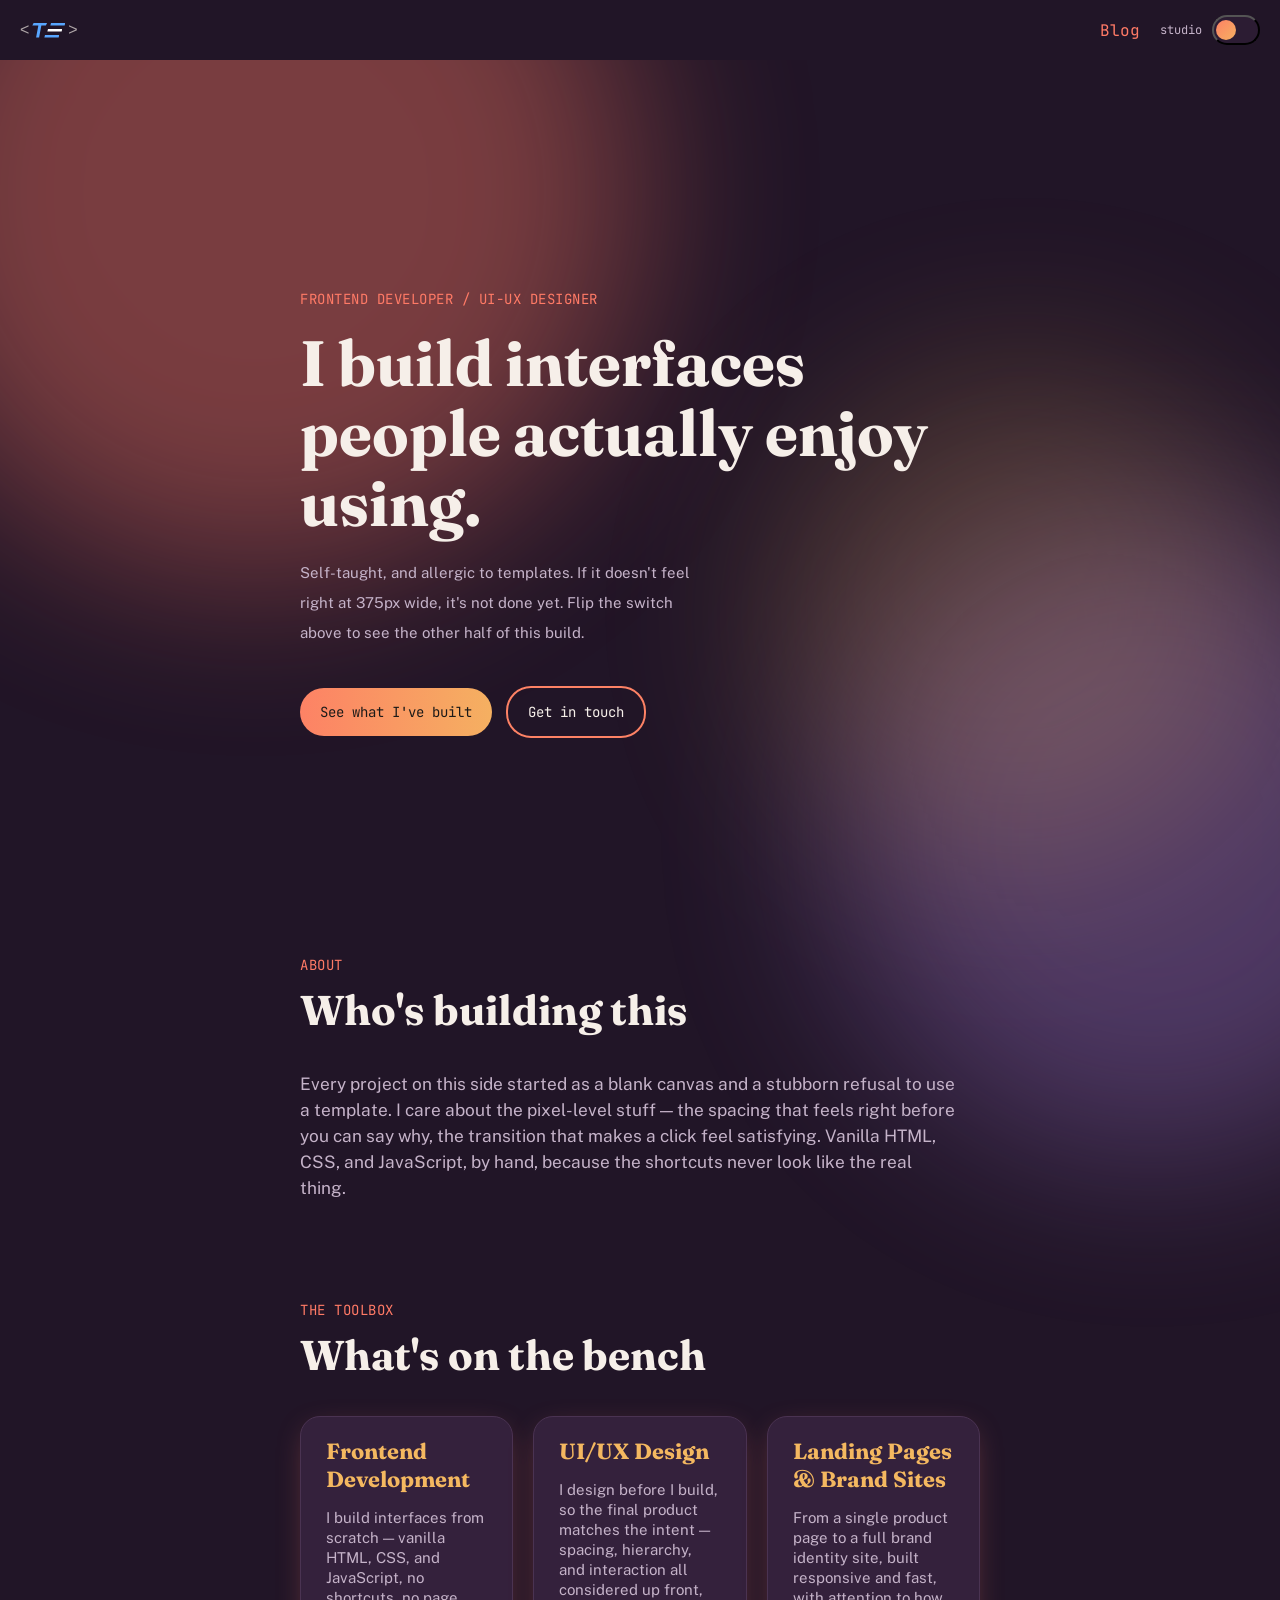
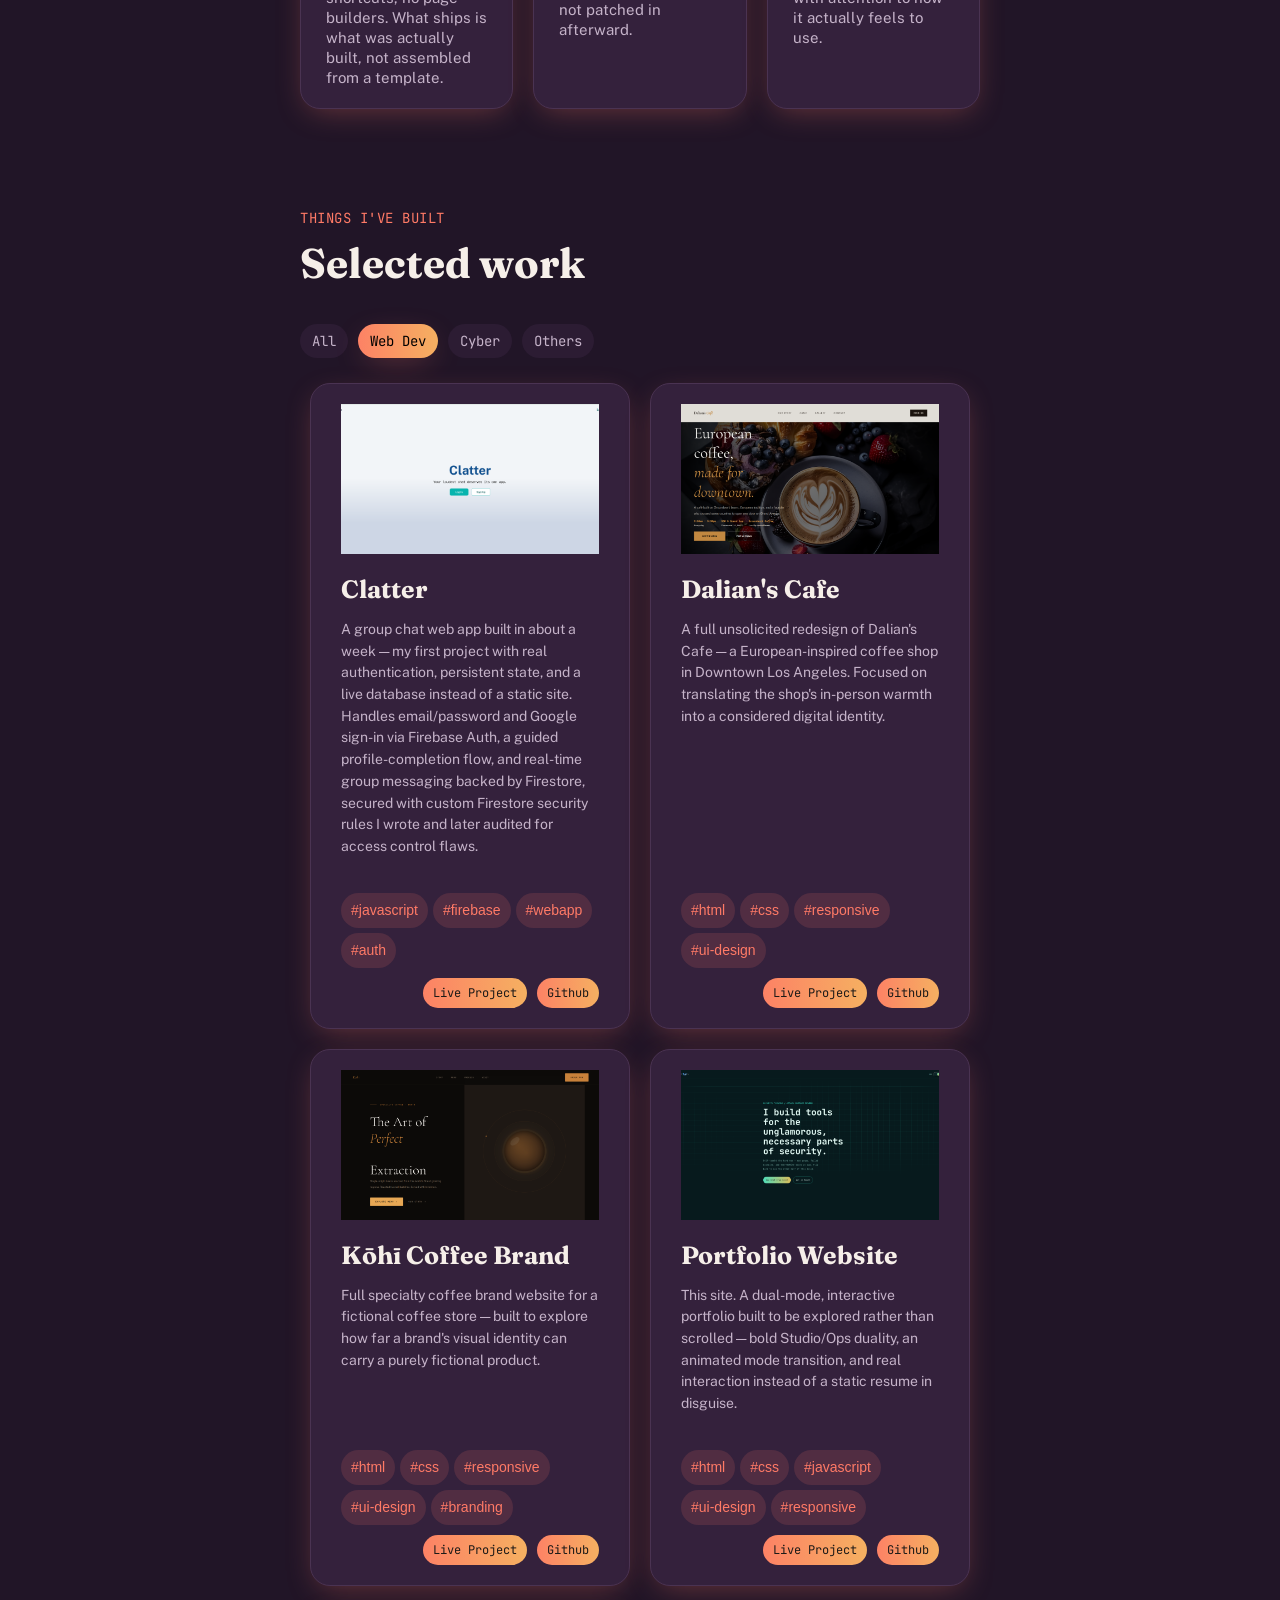
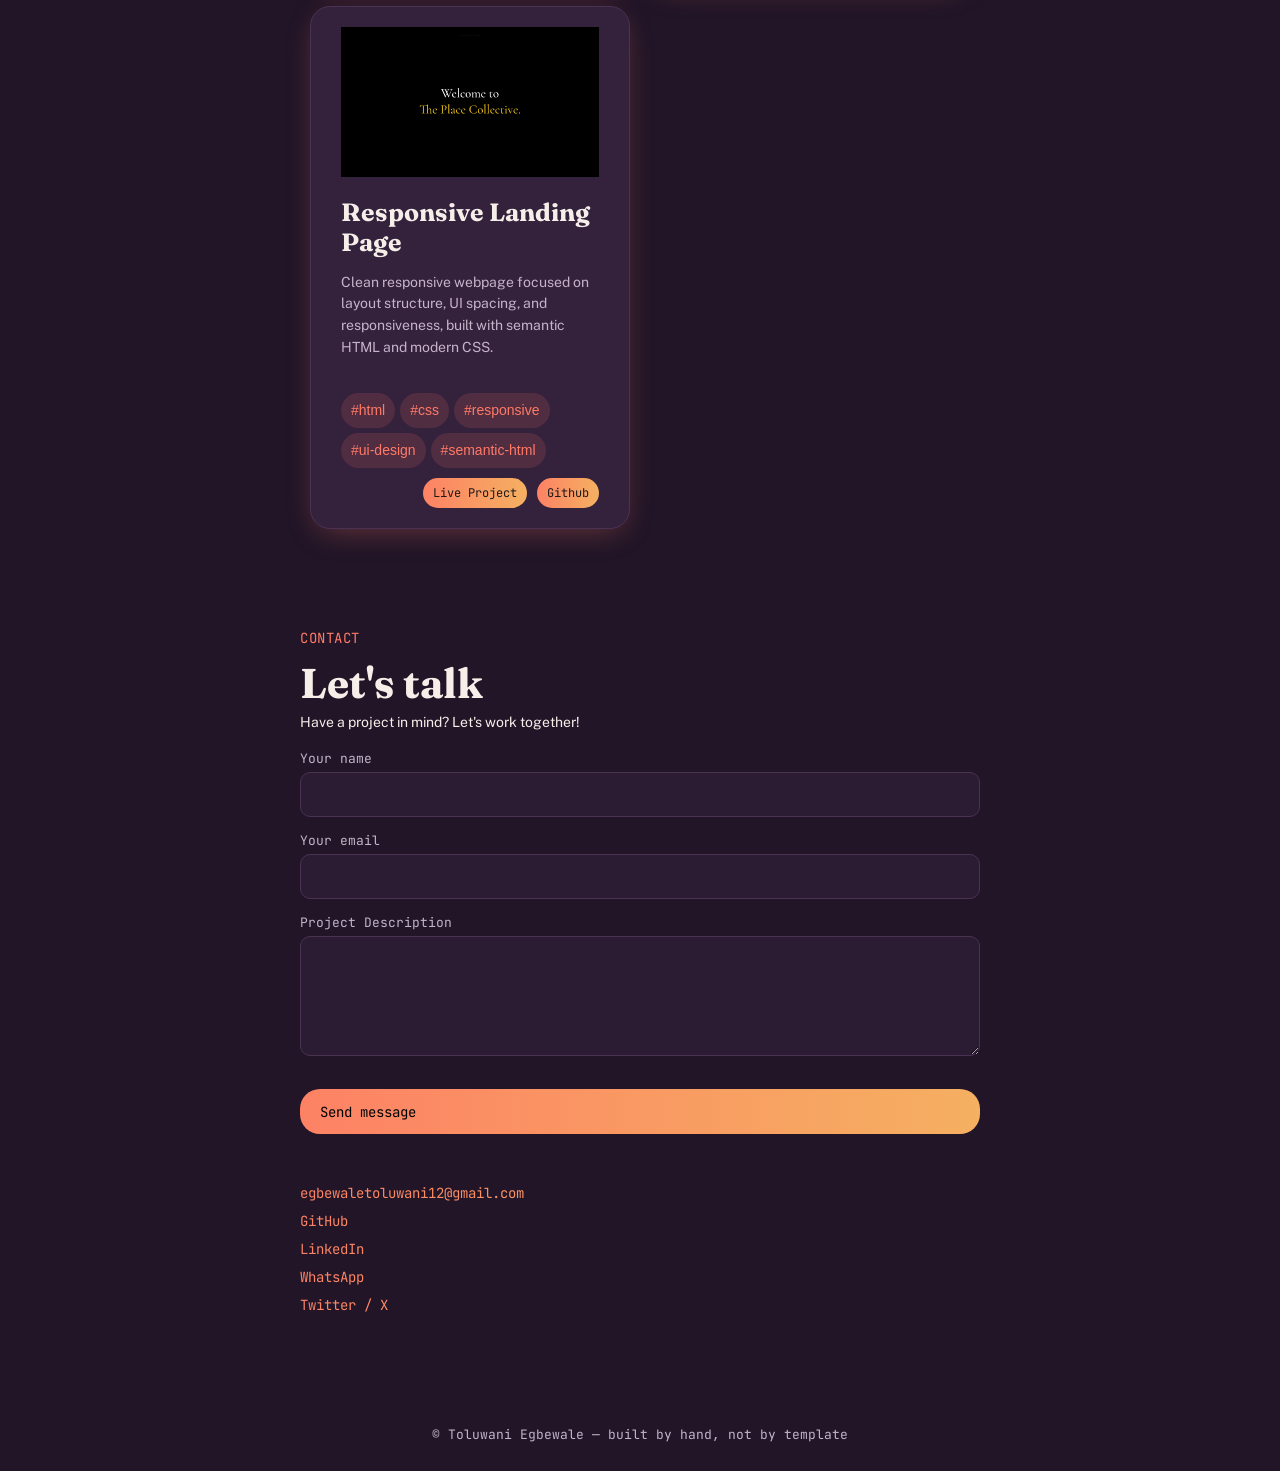
<file: index.html>
<!DOCTYPE html>
<html lang="en" data-mode="studio">
<head>
    <meta charset="UTF-8">
    <meta name="viewport" content="width=device-width, initial-scale=1.0">
    <title>Egbewale Toluwani</title>
    <link rel="shortcut icon" href="assets/img/photo_2026-06-14_12-41-26.jpg" type="image/x-icon">
    <link rel="stylesheet" href="css/theme.css">
    <link rel="stylesheet" href="css/main.css">
    <link rel="preconnect" href="https://fonts.googleapis.com">
    <link rel="preconnect" href="https://fonts.gstatic.com" crossorigin>
    <link href="https://fonts.googleapis.com/css2?family=JetBrains+Mono:ital,wght@0,100..800;1,100..800&display=swap" rel="stylesheet">
    <link href="https://fonts.googleapis.com/css2?family=Fraunces:ital,opsz,wght@0,9..144,100..900;1,9..144,100..900&display=swap" rel="stylesheet">
    <link href="https://fonts.googleapis.com/css2?family=Public+Sans:ital,wght@0,100..900;1,100..900&display=swap" rel="stylesheet">
</head>
<body>
    <div class="bg-decor" aria-hidden="true">
        <span class="blob blob-1"></span>
        <span class="blob blob-2"></span>
        <span class="blob blob-3"></span>
        <span class="grid-overlay"></span>
        <span class="scan-line"></span>
    </div>

    <div class="mode-transition" id="mode-transition"></div>

    <header>
            <div id="logo" class="logo">
                &lt; <div class="logo-t"></div><div class="logo-e"><div class="logo-e-line"></div><div class="logo-e-line"></div><div class="logo-e-line"></div></div>&gt;
            </div>
        <div class="mode-toggle">
            <a href="blog.html">Blog</a>
            <span id="mode-label">studio</span>
            <button id="switchMode"></button>
        </div>
    </header>


    <section id="hero">
        <span id="hero-eyebrow" class="eyebrow"></span>
        <h1 id="hero-line"></h1>
        <p id="hero-lead"></p>
        <div class="hero-buttons">
            <a href="#projects"><button>See what I've built</button></a>
            <a href="#contact"><button>Get in touch</button></a>
        </div>
    </section>


    <section id="about" data-reveal>
        <span class="eyebrow">ABOUT</span>
        <h2 class="heading">Who's building this</h2>
        <p id="about-bio" data-reveal></p>
    </section>


    <section id="toolbox" data-reveal>
        <span class="eyebrow">THE TOOLBOX</span>
        <h2 id="bring-heading" class="heading"></h2>
        <div id="roles-grid" data-reveal></div>
    </section>


    <section id="projects" data-reveal>
        <span class="eyebrow">THINGS I'VE BUILT</span>
        <h2 class="heading">Selected work</h2>
        <div class="filter-row">
            <button class="filter-chip" data-filter="all">All</button>
            <button class="filter-chip" data-filter="webdev">Web Dev</button>
            <button class="filter-chip" data-filter="cyber">Cyber</button>
            <button class="filter-chip" data-filter="others">Others</button>
        </div>
        <div id="projects-grid"></div>
    </section>


    <section id="contact" data-reveal>
        <span class="eyebrow">CONTACT</span>
        <h2 class="heading">Let's talk</h2>
        <p>Have a project in mind? Let's work together!</p>
        <div id="contact-body">
            <form id="form">
                <p>Your name</p>
                <input type="text" name="name" required>
                <p>Your email</p>
                <input type="email" name="email" id="" required>
                <p>Project Description</p>
                <textarea name="message" id="" required></textarea>
                <br>
                <button id="submitFormButton" type="submit">Send message</button>
                <p id="formSent"></p>
            </form>
            <div class="links" style="display: flex; flex-direction: column;">
                <a href="mailto:egbewaletoluwani12@gmail.com">egbewaletoluwani12@gmail.com</a>
                <a href="https://github.com/EgbewaleToluwani">GitHub</a>
                <a href="https://www.linkedin.com/in/toluwani-egbewale-62b331400">LinkedIn</a>
                <a href="https://wa.me/2348104791861">WhatsApp</a>
                <a href="https://x.com/toluegbewale">Twitter / X</a>
            </div>
        </div>
    </section>

    <footer class="site-footer">© Toluwani Egbewale — built by hand, not by template</footer>


    <script src="js/data/projects.js"></script>
    <script src="js/data/roles.js"></script>
    <script src="js/data/copy.js"></script>
    <script src="js/main.js"></script>
</body>
</html>
</file>
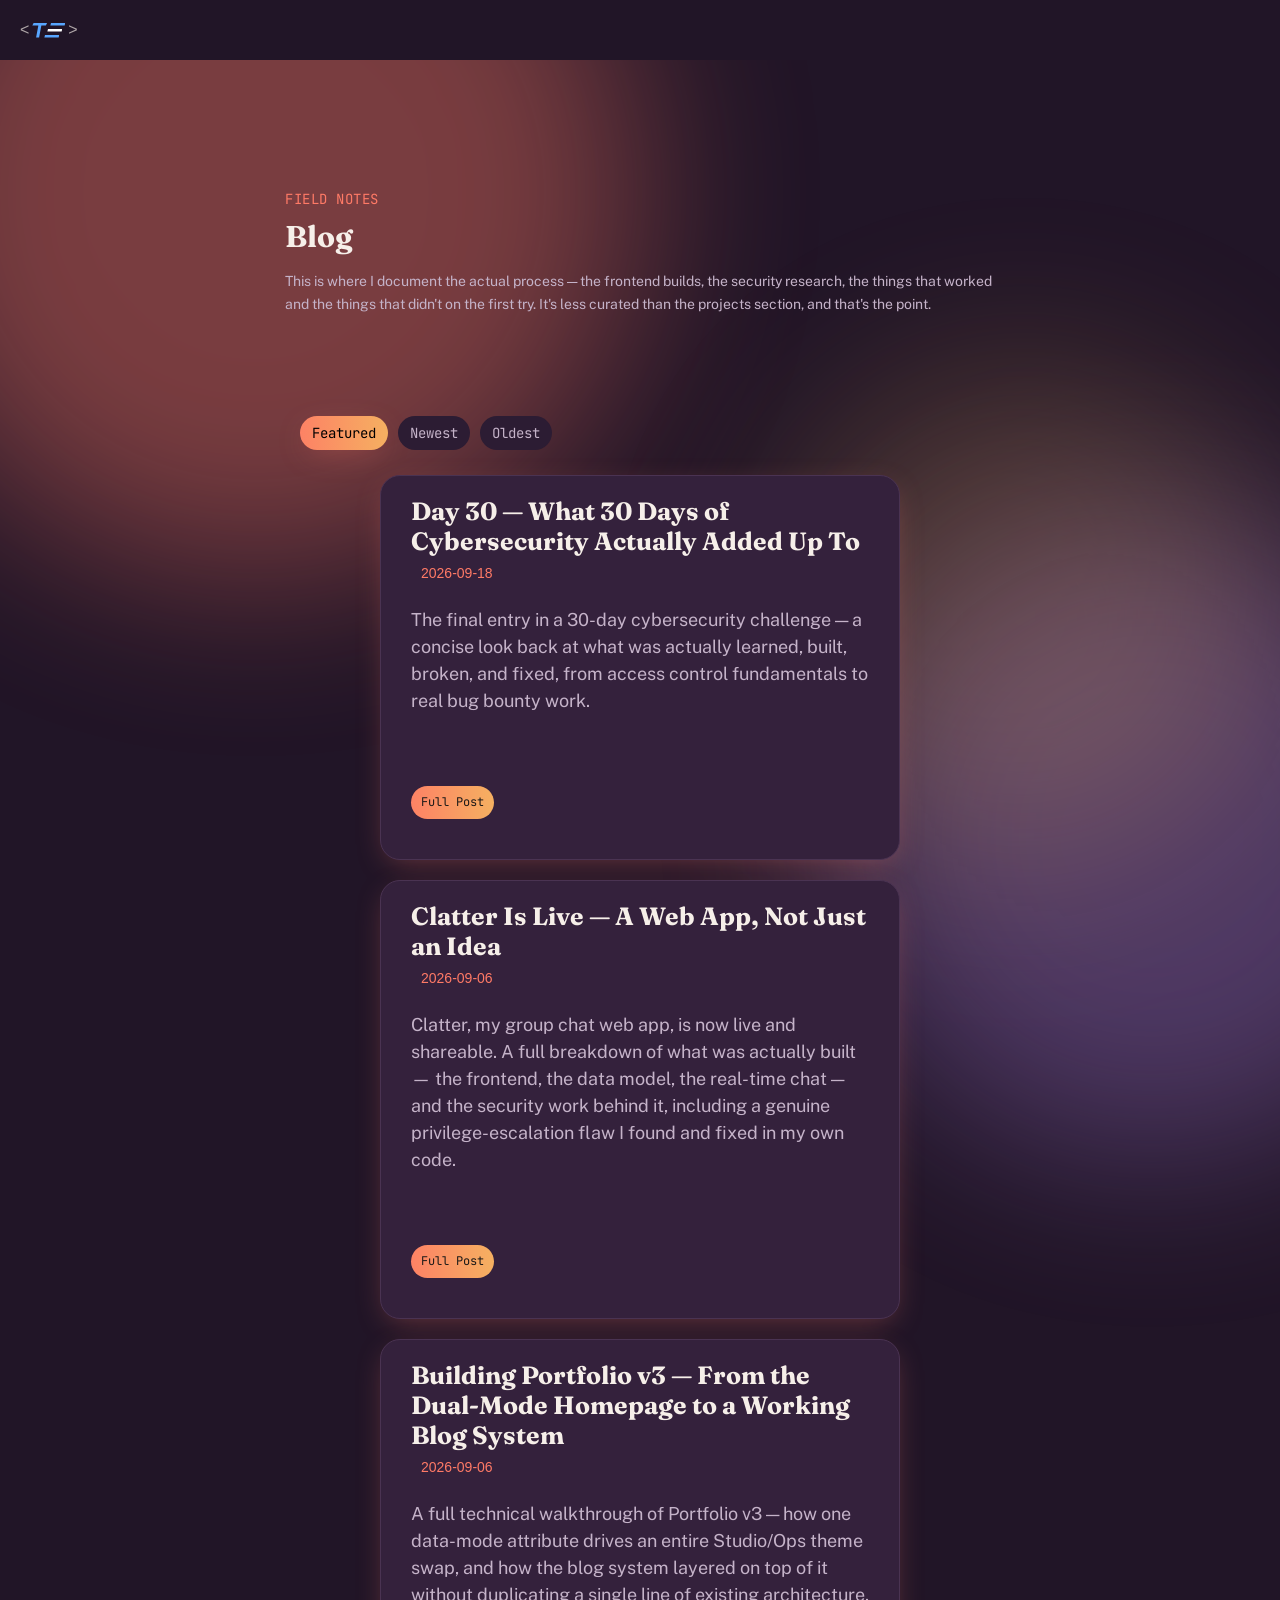
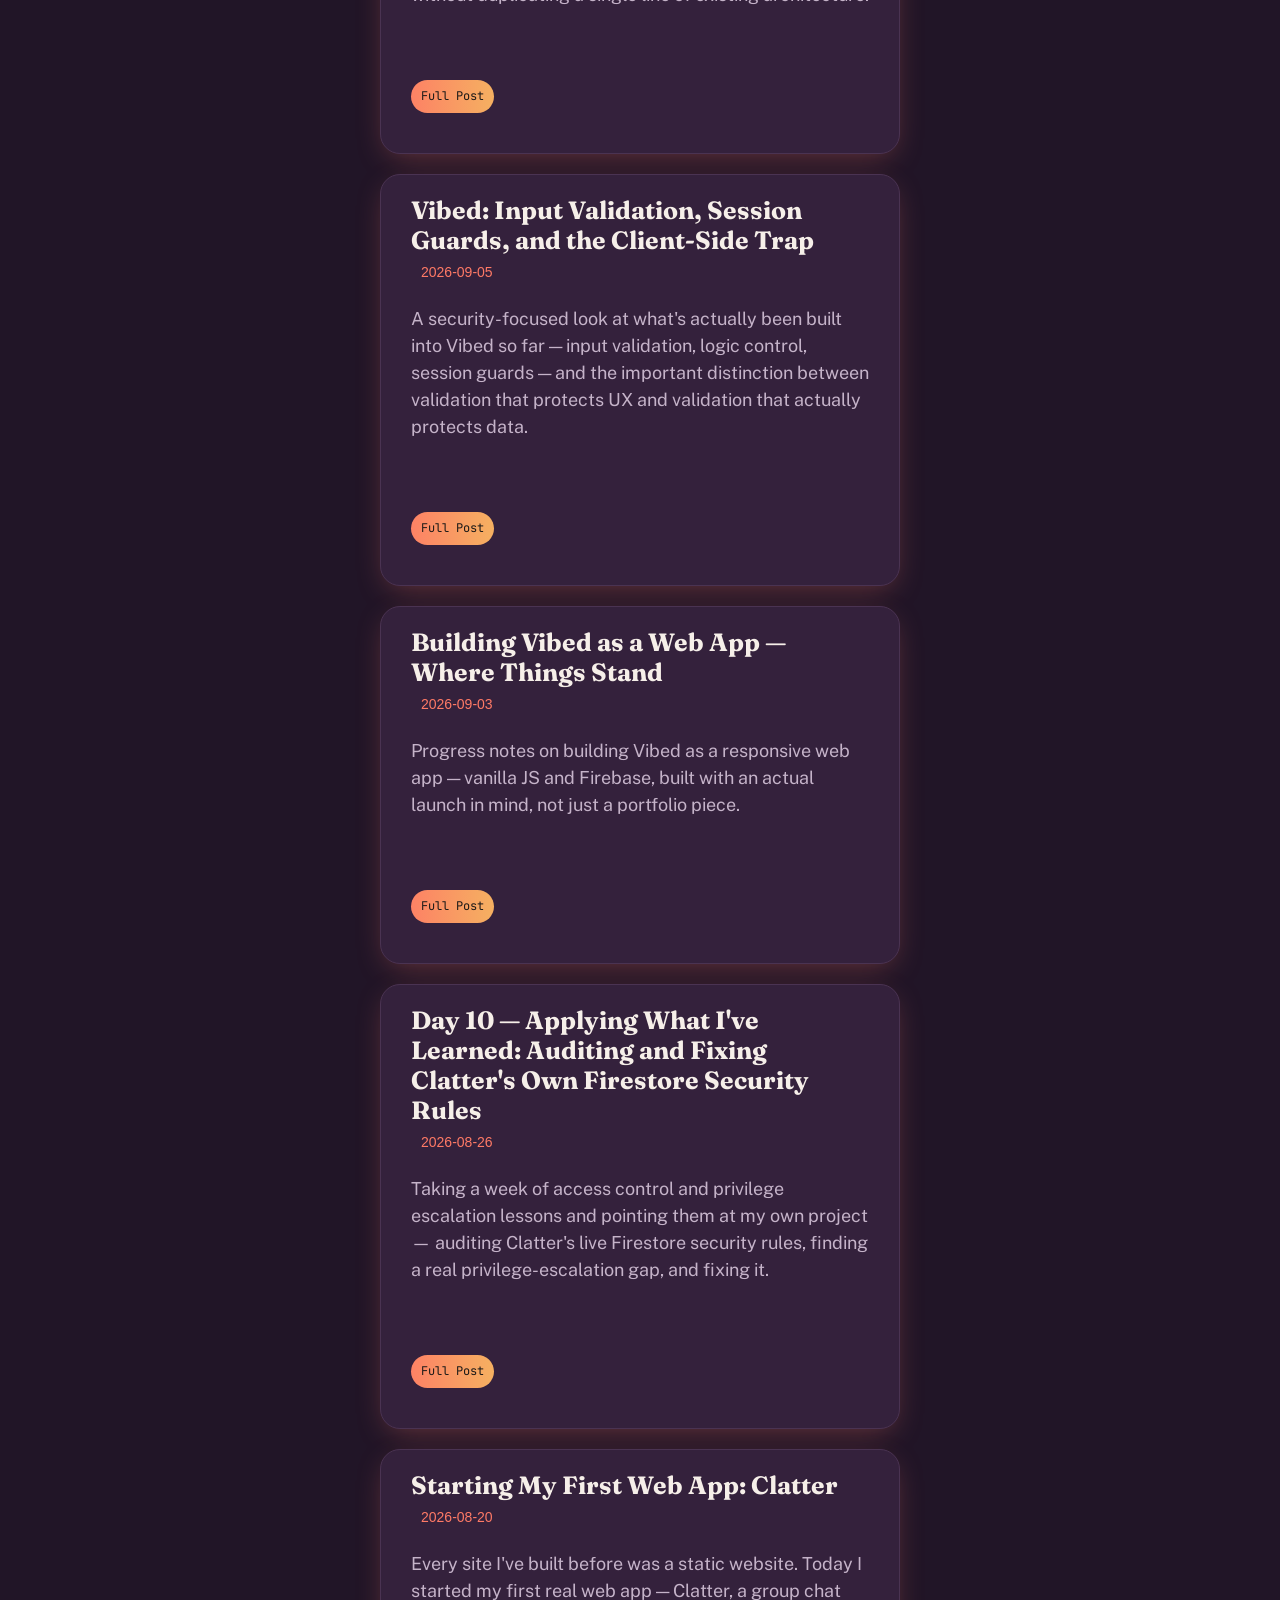
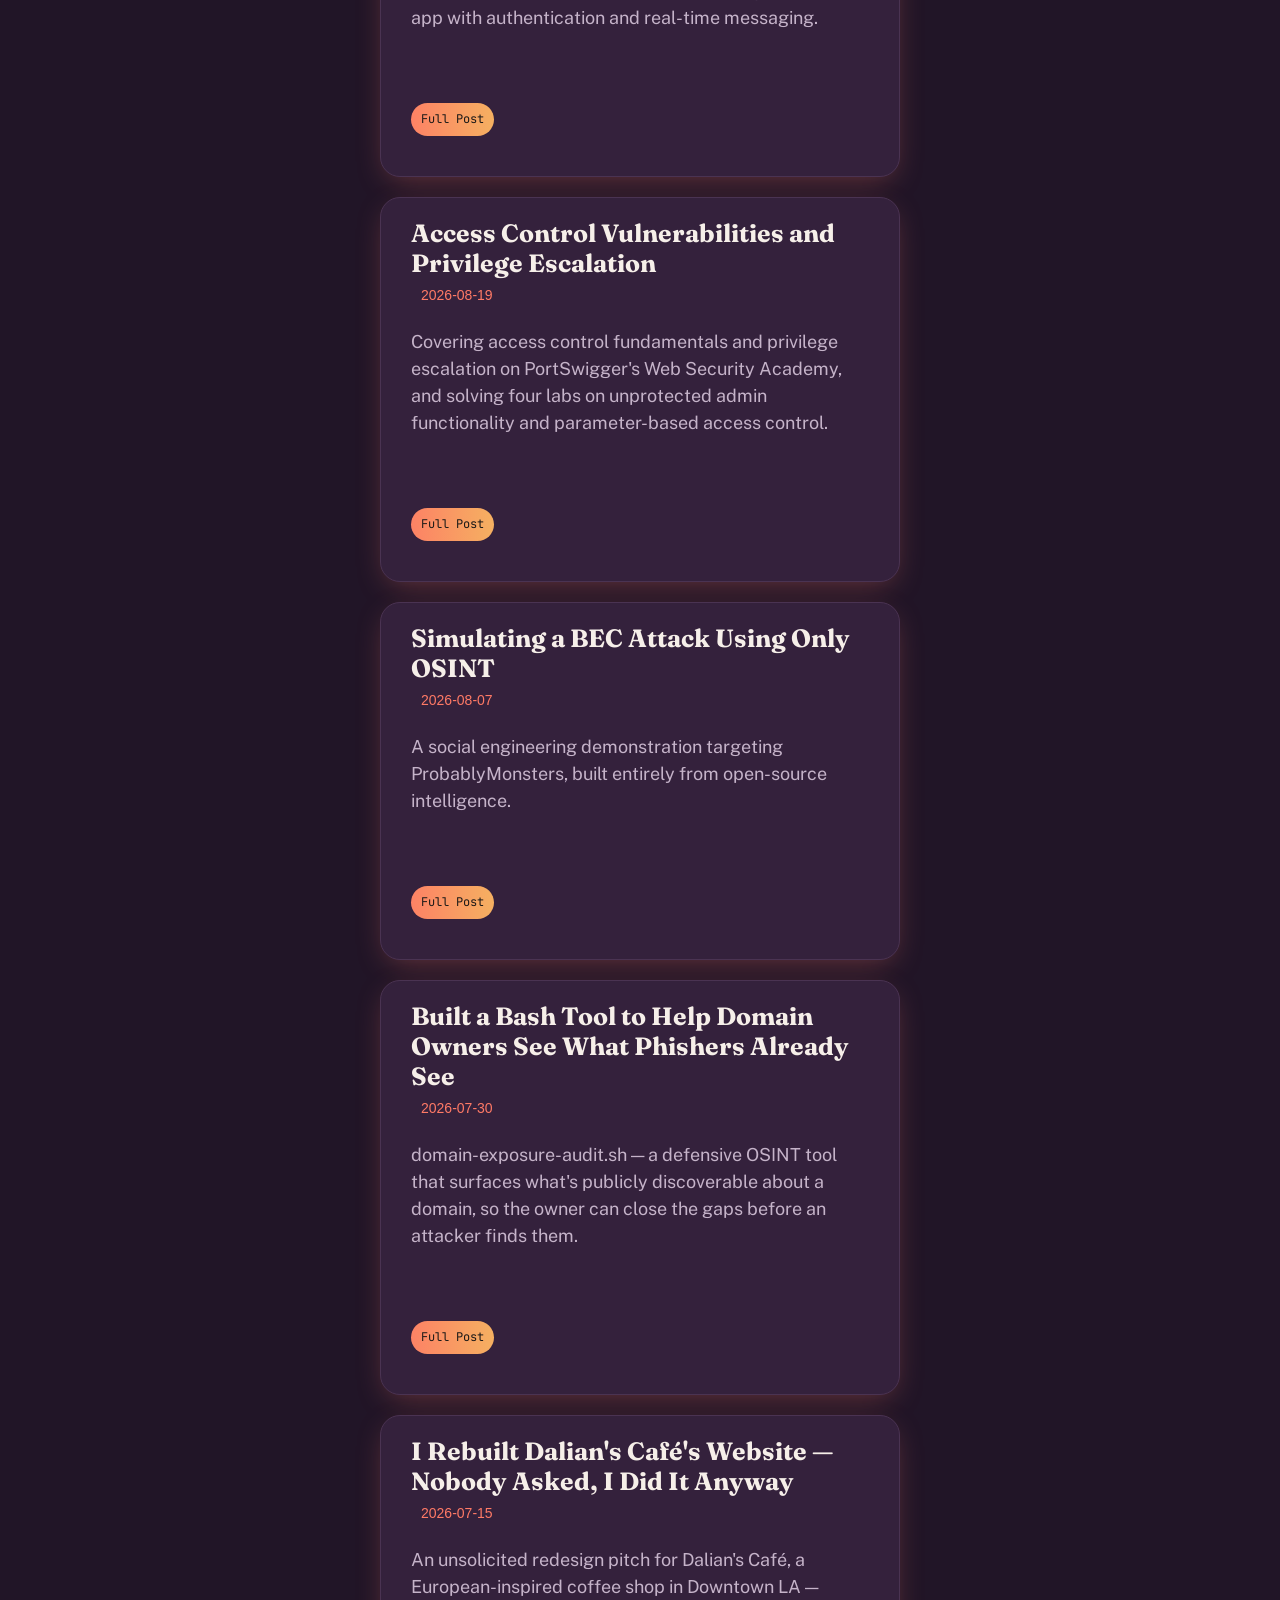
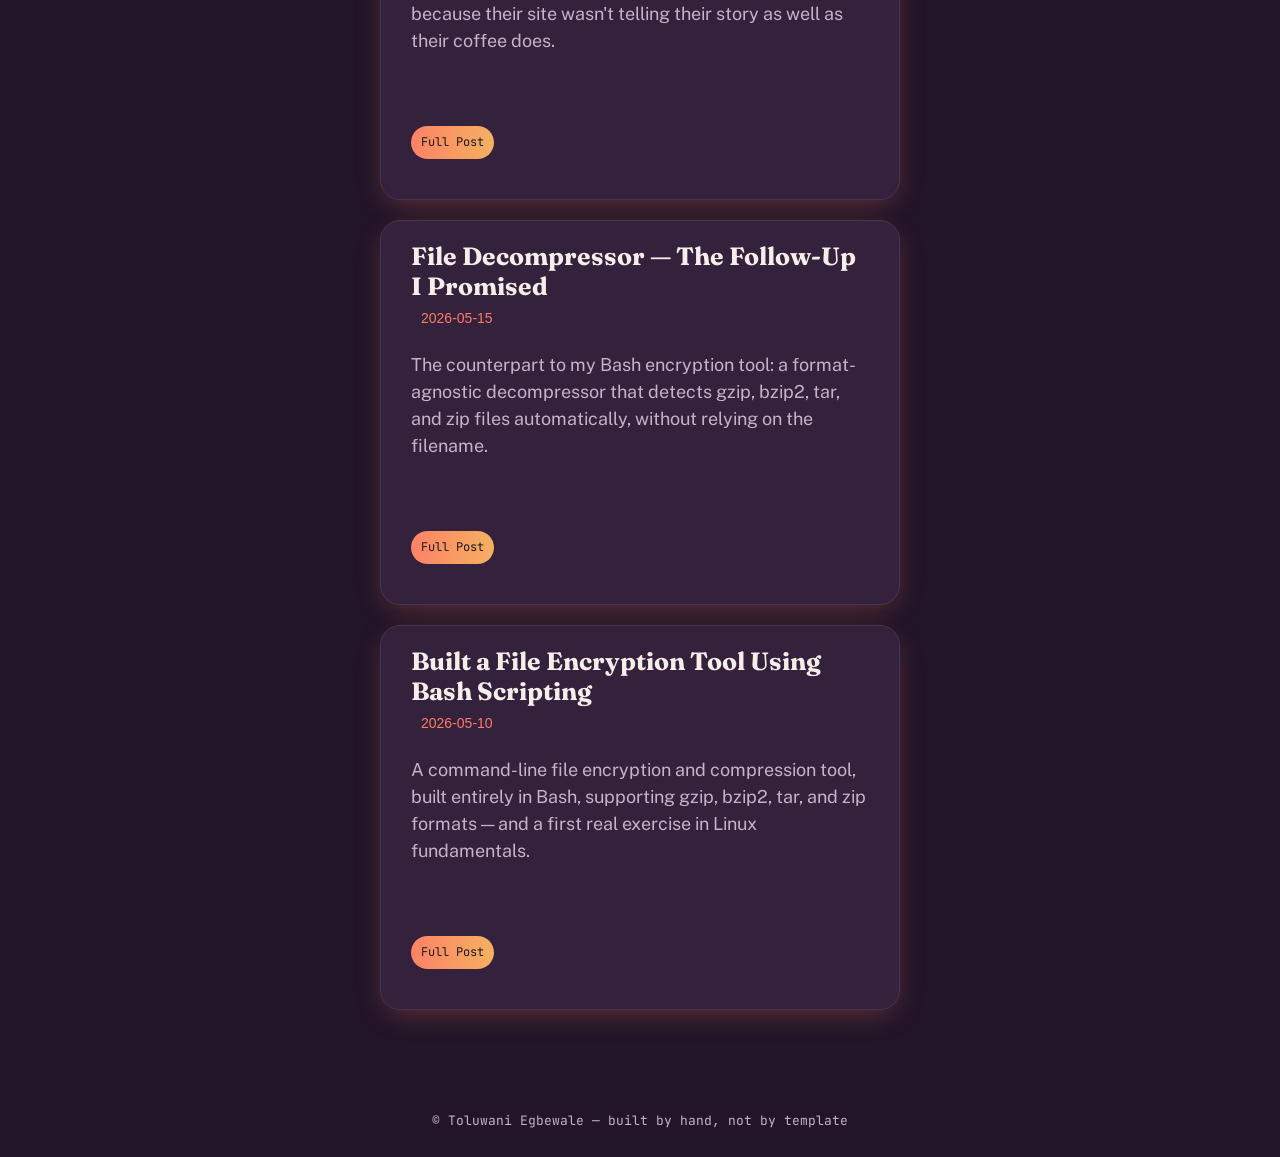
<file: blog.html>
<!DOCTYPE html>
<html lang="en" data-mode="studio">
<head>
    <meta charset="UTF-8">
    <meta name="viewport" content="width=device-width, initial-scale=1.0">
    <title>Blog - Egbewale Toluwani</title>
    <link rel="shortcut icon" href="assets/img/photo_2026-06-14_12-41-26.jpg" type="image/x-icon">
    <link rel="stylesheet" href="css/theme.css">
    <link rel="stylesheet" href="css/main.css">
    <link rel="stylesheet" href="css/blog.css">
    <link rel="preconnect" href="https://fonts.googleapis.com">
    <link rel="preconnect" href="https://fonts.gstatic.com" crossorigin>
    <link href="https://fonts.googleapis.com/css2?family=JetBrains+Mono:ital,wght@0,100..800;1,100..800&display=swap" rel="stylesheet">
    <link href="https://fonts.googleapis.com/css2?family=Fraunces:ital,opsz,wght@0,9..144,100..900;1,9..144,100..900&display=swap" rel="stylesheet">
    <link href="https://fonts.googleapis.com/css2?family=Public+Sans:ital,wght@0,100..900;1,100..900&display=swap" rel="stylesheet">
</head>
<body>
    <div class="bg-decor" aria-hidden="true">
        <span class="blob blob-1"></span>
        <span class="blob blob-2"></span>
        <span class="blob blob-3"></span>
        <span class="grid-overlay"></span>
        <span class="scan-line"></span>
    </div>

    <header>
        <a href="index.html">
            <div id="logo" class="logo">
                    &lt; <div class="logo-t"></div><div class="logo-e"><div class="logo-e-line"></div><div class="logo-e-line"></div><div class="logo-e-line"></div></div>&gt;
                </div>
        </a>
    </header>

    <section id="blog-hero">
        <span class="eyebrow">FIELD NOTES</span>
        <h1 class="heading">Blog</h1>
        <p>This is where I document the actual process — the frontend builds, the security research, the things that worked and the things that didn't on the first try. It's less curated than the projects section, and that's the point.</p>
    </section>


    <section id="blog-list">
        <div class="filter-row">
            <button class="filter-chip" data-filter="featured">Featured</button>
            <button class="filter-chip" data-filter="newest">Newest</button>
            <button class="filter-chip" data-filter="oldest">Oldest</button>
        </div>

        <div id="posts-grid"></div>
    </section>
    
     <footer class="site-footer">© Toluwani Egbewale — built by hand, not by template</footer>

  <script src="js/data/posts.js"></script>
  <script src="js/blog.js"></script>
</body>
</html>
</file>
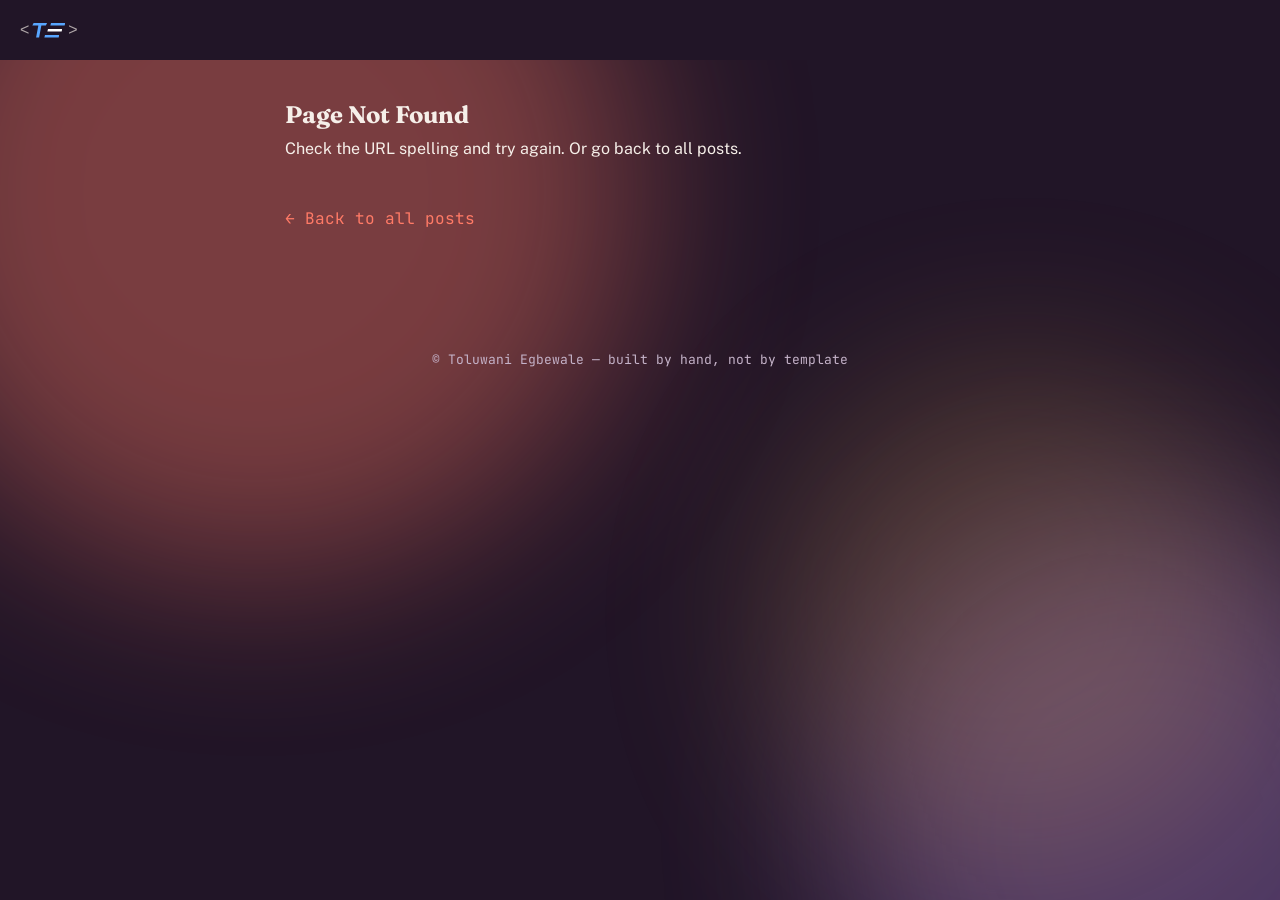
<file: post.html>
<!DOCTYPE html>
<html lang="en" data-mode="studio">
<head>
    <meta charset="UTF-8">
    <meta name="viewport" content="width=device-width, initial-scale=1.0">
    <title>Blog Post - Egbewale Toluwani</title>
    <link rel="shortcut icon" href="assets/img/photo_2026-06-14_12-41-26.jpg" type="image/x-icon">
    <link rel="stylesheet" href="css/theme.css">
    <link rel="stylesheet" href="css/main.css">
    <link rel="stylesheet" href="css/blog.css">
    <link rel="stylesheet" href="css/post.css">
    <link rel="preconnect" href="https://fonts.googleapis.com">
    <link rel="preconnect" href="https://fonts.gstatic.com" crossorigin>
    <link href="https://fonts.googleapis.com/css2?family=JetBrains+Mono:ital,wght@0,100..800;1,100..800&display=swap" rel="stylesheet">
    <link href="https://fonts.googleapis.com/css2?family=Fraunces:ital,opsz,wght@0,9..144,100..900;1,9..144,100..900&display=swap" rel="stylesheet">
    <link href="https://fonts.googleapis.com/css2?family=Public+Sans:ital,wght@0,100..900;1,100..900&display=swap" rel="stylesheet">
</head>
<body>
    <div class="bg-decor" aria-hidden="true">
        <span class="blob blob-1"></span>
        <span class="blob blob-2"></span>
        <span class="blob blob-3"></span>
        <span class="grid-overlay"></span>
        <span class="scan-line"></span>
    </div>

    <header>
        <a href="index.html">
            <div id="logo" class="logo">
                    &lt; <div class="logo-t"></div><div class="logo-e"><div class="logo-e-line"></div><div class="logo-e-line"></div><div class="logo-e-line"></div></div>&gt;
                </div>
        </a>
    </header>

    <section id="post">
        <div id="page-not-found"></div>
        <a href="blog.html">← Back to all posts</a>
        <h1 id="post-title"></h1>
        <span id="post-date"></span>
        <div id="post-body">

        </div>
    </section>

    <footer class="site-footer">© Toluwani Egbewale — built by hand, not by template</footer>
    
    <script src="js/data/posts.js"></script>
    <script src="js/post.js"></script>
</body>
</html>
</file>
<file: css/theme.css>
:root[data-mode="studio"] {
    --bg: #211527;
    --text: #f6efe9;
    --accent: #ff7a66;
    --navborder: #774c8d90;
    --eyebrow: #FF7A66;
    --margin-top: 190px;
    --largeMargin-top: 290px;
    --heroLineSize: 41px;
    --heroLineFont: "Fraunces", serif;
    --heroLineLineHeight: 45px;
    --white: #F6EFE9;
    --heroLeadColor: #C5B3C9;
    --heroLeadFont: "Public Sans", sans-serif;
    --heroLeadSize: 14px;
    --projectsButton: #FD8265, #F5B061;
    --contactButtonBorder: #FD8265;
    --headingsFont:  "Fraunces", serif;
    --aboutBioColor: #C5B3C9;
    --aboutBioFont: "Public Sans", sans-serif;
    --aboutBioHeight: 26px;
    --roleCardBack: #34213C;
    --roleCardHead: "Fraunces", serif;
    --roleCardHeadC: #F4B860;
    --roleCardBody: "Public Sans", sans-serif;
    --roleCardBodyC: #C5B3C9;
    --filterChipBack: #2C1C33;
    --tagsBack: #512D42;
    --contactP: "Public Sans", sans-serif;
    --formTextColor: #C5B3C9;
    --formInputBack: #2C1C33;
    --footerColor: #C5B3C9;
    --cardBorder: #4A3352;
    --cardGlow: 0 8px 30px -8px rgba(255, 122, 102, 0.35);
    --switchGlow: 0 0 12px rgba(255, 122, 102, 0.45);
    --blob1: #ff7a66;
    --blob2: #b98cf0;
    --blob3: #f4b860;
}

:root[data-mode="ops"] {
    --bg: #071a1d;
    --text: #e4fbf5;
    --accent: #39e1c9;
    --navBorder: #39e1c826;
    --eyebrow: #39E1C9;
    --margin-top: 130px;
    --largeMargin-top: 230px;
    --heroLineSize: 41px;
    --heroLineFont: "JetBrains Mono", monospace;
    --heroLineLineHeight: 47px;
    --white: #E4FBF5;
    --heroLeadColor: #7FB8AE;
    --heroLeadFont: "JetBrains Mono", monospace;
    --heroLeadSize: 14px;
    --projectsButton: #50DCB9, #DABD5C;
    --contactButtonBorder: #185D57;
    --headingsFont:  "JetBrains Mono", monospace;
    --aboutBioColor: #7FB8AE;
    --aboutBioFont: "JetBrains Mono", monospace;
    --aboutBioHeight: 28px;
    --roleCardBack: #103038;
    --roleCardHead: "JetBrains Mono", monospace;
    --roleCardHeadC: #F2B84B;
    --roleCardBody: "JetBrains Mono", monospace;
    --roleCardBodyC: #7FB8AE;
    --filterChipBack: #0D262A;
    --tagsBack: #16484C;
    --contactP: "JetBrains Mono", monospace;
    --formTextColor: #7FB8AE;
    --formInputBack: #0D262A;
    --footerColor: #7FB8AE;
    --cardBorder: #1C4A4A;
    --cardGlow: 0 8px 30px -8px rgba(57, 225, 201, 0.35);
    --switchGlow: 0 0 12px rgba(57, 225, 201, 0.45);
    --gridLine: #1c4a4a;
    --scanColor: #39e1c9;
}

body {
    background: var(--bg);
    color: var(--text);
    font-family: sans-serif;
    transition: background 400ms ease, color 400ms ease;
}

/* 
F6EFE9
TNR
40px




*/
</file>
<file: css/main.css>
* {
    margin: 0;
    padding: 0;
    box-sizing: border-box;
}

html { scroll-behavior: smooth; }

body {
    background: var(--bg);
    color: var(--text);
    font-family: sans-serif;
    transition: background 400ms ease, color 400ms ease;
    overflow-x: hidden;
}

.bg-decor {
    position: fixed;
    inset: 0;
    pointer-events: none;
    z-index: 0;
}

.blob {
    border-radius: 50%;
    filter: blur(90px);
    position: absolute;
    opacity: .4;
}

:root[data-mode="studio"] .bg-decor .blob-1 {
    top: -15vw;
    left: -10vw;
    width: 60vw;
    height: 60vw;
    background: var(--blob1);
}

:root[data-mode="studio"] .bg-decor .blob-2 {
    bottom: -20vw;
    right: -15vw;
    width: 50vw;
    height: 50vw;
    background: var(--blob2);
    opacity: .3;
}

:root[data-mode="studio"] .bg-decor .blob-3 {
    top: 40vh;
    left: 60vw;
    width: 40vw;
    height: 40vw;
    background: var(--blob3);
    opacity: 0.2;
}

:root[data-mode="studio"] .grid-overlay {
    display: none;
}

:root[data-mode="studio"] .scan-line {
    display: none;
}

:root[data-mode="ops"] .blob {
    display: none;
}

:root[data-mode="ops"] .bg-decor .grid-overlay {
    background-image: 
        linear-gradient(var(--navBorder) 1px, transparent 1px),
        linear-gradient(90deg, var(--navBorder) 1px, transparent 1px);
    background-size: 40px 40px;
    position: absolute;
    top: 0;
    width: 100%;
    height: 70%;
    mask-image: radial-gradient(ellipse 100% 50% at 50% 55%, black 40%, transparent 100%);
}

:root[data-mode="ops"] .bg-decor .scan-line {
    position: absolute;
    left: 0;
    z-index: 0;
    right: 0;
    height: 3px;
    background: linear-gradient(90deg, transparent, #39e1c856 10%, #39e1c856 90%, transparent 100%);
    animation: scanLine 6s infinite linear;
}

@keyframes scanLine {
    from {
        top: -5%;
    }

    to {
        top: 105%;
    }
}


/* -------------------- header / logo -------------------- */
header {
    position: fixed;
    top: 0;
    left: 0;
    z-index: 10;
    width: 100%;
    height: 60px;
    padding: 0 20px;
    background: var(--bg);
    border-bottom: 1px solid var(--navBorder);
    backdrop-filter: blur(20px);
    display: flex;
    align-items: center;
    justify-content: space-between;
    color: #AEA5A7;
}

.logo { display: flex; align-items: center; }

.logo-t {
    margin-left: 3px;
    background: #58A6FF;
    height: 15px;
    width: 15px;
    clip-path: polygon(10% 0, 100% 0, 90% 20%, 60% 20%, 45% 100%, 25% 100%, 40% 20%, 0 20%);
}

.logo-e {
    display: flex;
    flex-direction: column;
    gap: 3px;
    margin-right: 3px;
}

.logo-e-line {
    background: #58A6FF;
    height: 3px;
    width: 15px;
    clip-path: polygon(5% 0, 100% 0, 95% 100%, 0 100%);
}

.logo-e-line:first-of-type { margin-left: 3px; }
.logo-e-line:nth-of-type(2) { margin-left: 0px; background: white; }
.logo-e-line:last-of-type { margin-left: -3px; }

#mode-label { display: none; }

.mode-toggle {
    display: flex;
    align-items: center;
    gap: 10px;
}

.mode-toggle a {
    text-decoration: none;
    color: var(--accent);
    font-family: "JetBrains Mono", monospace;
    margin-right: 10px;
}

#switchMode {
    position: relative;
    width: 48px;
    height: 30px;
    padding: 0;
    border-radius: 999px;
    /* border: none; */
    background: var(--filterChipBack);
}

#switchMode::after {
    content: '';
    position: absolute;
    top: 3px;
    left: 2px;
    width: 20px;
    height: 20px;
    border-radius: 50%;
    background: linear-gradient(135deg, var(--projectsButton));
    transition: transform 200ms ease;
}

#switchMode:hover {
    border-color: var(--accent);
    box-shadow: var(--switchGlow);
}

:root[data-mode="ops"] #switchMode::after {
    transform: translateX(22px);
}

/* -------------------- sections, general -------------------- */
section {
    padding: 0 25px;
    margin-bottom: 100px;
    position: relative;
    z-index: 1;
}

.eyebrow {
    display: block;
    color: var(--eyebrow);
    font-size: 12.6px;
    font-family: "JetBrains Mono", monospace;
    letter-spacing: 0.5px;
    margin-bottom: 10px;
}

.heading {
    font-family: var(--headingsFont);
    font-size: 30px;
    margin: 10px 0 35px;
    color: var(--white);
}

/* -------------------- hero -------------------- */
#hero {
    margin-top: var(--margin-top);
    margin-bottom: 130px;
    padding: 0 25px;
}

#hero-line {
    margin: 20px 0;
    color: var(--white);
    line-height: var(--heroLineLineHeight);
    font-size: var(--heroLineSize);
    font-family: var(--heroLineFont);
}

#hero-lead {
    color: var(--heroLeadColor);
    font-size: var(--heroLeadSize);
    font-family: var(--heroLeadFont);
    line-height: 23px;
    max-width: 46ch;
}

#hero a { display: inline-block; text-decoration: none; }

#hero button {
    padding: 15px 20px;
    border-radius: 25px;
    font-family: "JetBrains Mono", monospace;
    font-size: 14px;
    cursor: pointer;
}

#hero a:first-of-type button {
    background: linear-gradient(90deg, var(--projectsButton));
    border: none;
    margin: 20px 10px 10px 0;
    color: #1C1A18;
}

#hero a:first-of-type button:hover {
    box-shadow: var(--cardGlow);
}

#hero a:last-of-type button {
    border: 2px solid var(--contactButtonBorder);
    color: var(--white);
    background: transparent;
    transition: box-shadow 200ms ease;
}

#hero a:last-of-type button:hover {
    box-shadow: var(--switchGlow);
}

/* -------------------- about -------------------- */
#about-bio {
    color: var(--aboutBioColor);
    font-family: var(--aboutBioFont);
    line-height: var(--aboutBioHeight);
    max-width: 60ch;
}

/* -------------------- toolbox / roles -------------------- */
#roles-grid {
    display: grid;
    gap: 20px;
}

.role-card {
    background: var(--roleCardBack);
    padding: 20px 25px;
    border-radius: 20px;
    border: 1px solid var(--cardBorder);
    box-shadow: var(--cardGlow);
    transition: border-color 200ms ease, transform 200ms ease;
}

.role-card:hover {
    border-color: var(--accent);
    transform: translateY(-3px);
}

.role-card h2 {
    color: var(--roleCardHeadC);
    font-size: 22px;
    font-family: var(--roleCardHead);
    margin-bottom: 10px;
}

.role-card p {
    font-size: 14px;
    font-family: var(--roleCardBody);
    color: var(--roleCardBodyC);
    line-height: 20px;
}

/* -------------------- projects -------------------- */
.filter-row {
    display: flex;
    flex-wrap: wrap;
    gap: 10px;
    margin-bottom: 25px;
}

.filter-chip {
    padding: 8px 12px;
    border-radius: 25px;
    font-family: "JetBrains Mono", monospace;
    font-size: 14px;
    background: var(--filterChipBack);
    border: none;
    color: var(--roleCardBodyC);
    cursor: pointer;
    transition: border-color 200ms ease;
}

.filter-chip:hover { border-color: var(--accent); }

.filter-chip.active {
    background: linear-gradient(90deg, var(--projectsButton));
    border-color: transparent;
    color: black;
    box-shadow: var(--cardGlow);
}

#projects-grid {
    display: grid;
    gap: 20px;
}

.project-card {
    background: var(--roleCardBack);
    padding: 20px 25px;
    border-radius: 20px;
    border: 1px solid var(--cardBorder);
    box-shadow: var(--cardGlow);
    transition: border-color 200ms ease, transform 200ms ease;
    display: flex;
    flex-direction: column;
    height: 100%;
}

.project-card:hover {
    border-color: var(--accent);
    transform: translateY(-3px);
}

.projectImage {
    width: 100%;
    height: 150px;
    margin-bottom: 20px;
    overflow: hidden;
}

.image-preview {
    width: 100%;
    height: 100%;
    object-fit: cover;
    object-position: top;
}

.project-card h3 {
    color: var(--white);
    font-family: var(--roleCardHead);
    font-size: 22px;
}

.project-card p {
    color: var(--roleCardBodyC);
    font-family: var(--aboutBioFont);
    font-size: 14px;
    line-height: 1.55;
    margin-top: auto;
}

.projectTags{
    display: flex;
    flex-wrap: wrap;
    gap: 5px;
    margin-top: auto;
    padding-top: 15px;
    margin-bottom: 10px;
}

.project-card span {
    line-height: 35px;
    color: var(--accent);
    background: var(--tagsBack);
    padding: 0px 10px;
    border-radius: 20px;
    font-size: 14px;
}


.projectLinks a {
    background: linear-gradient(90deg, var(--projectsButton));
    border: none;
    padding: 7px 10px;
    border-radius: 25px;
    font-family: "JetBrains Mono", monospace;
    font-size: 12px;
    cursor: pointer;
    color: #1C1A18;
    text-decoration: none;
}

/* -------------------- contact -------------------- */
#contact h2 {
    margin-bottom: 0;
}

#contact > p {
    font-family: var(--contactP);
    color: var(--white);
    font-size: 14px;
    margin: 5px 0px 20px;
}


form { display: flex; flex-direction: column; }

form p {
    color: var(--formTextColor);
    font-size: 13px;
    font-family: "JetBrains Mono", monospace;
}

form input,
form textarea {
    width: 100%;
    border-radius: 10px;
    padding-left: 10px;
    margin: 5px 0 15px;
    background: var(--formInputBack);
    border: 1px solid var(--cardBorder);
    transition: border-color 200ms ease;
    color: var(--white);
    font-family: inherit;
    font-size: 14px;
}

form input:focus,
form textarea:focus {
    outline: none;
    border-color: var(--accent);
}

form input { height: 45px; }

form textarea {
    min-height: 120px;
    padding-top: 10px;
    resize: vertical;
}

form button {
    width: 100%;
    background: linear-gradient(90deg, var(--projectsButton));
    border: none;
    height: 45px;
    border-radius: 20px;
    text-align: start;
    padding-left: 20px;
    font-family: "JetBrains Mono", monospace;
    font-size: 14px;
    cursor: pointer;
    margin-bottom: 10px;
}

form button:hover {
    box-shadow: var(--cardGlow);
}

.links {
    margin-top: 40px;
    display: flex;
    flex-direction: column;
}

.links a {
    margin-bottom: 10px;
    background: linear-gradient(90deg, var(--projectsButton) 90%);
    -webkit-background-clip: text;
    -webkit-text-fill-color: transparent;
    text-decoration: none;
    font-family: "JetBrains Mono", monospace;
    font-size: 14px;
}

/* -------------------- footer -------------------- */
footer {
    color: var(--footerColor);
    font-family: "JetBrains Mono", monospace;
    font-size: 13px;
    text-align: center;
    line-height: 22px;
    padding-bottom: 25px;
    position: relative;
    z-index: 1;
}

/* -------------------- fade in -------------------- */
[data-reveal] {
    opacity: 0;
    transform: translateY(200px);
    transition: opacity 600ms ease, transform 800ms ease;
}

[data-reveal].revealed {
    opacity: 1;
    transform: translateY(0);
}

/* -------------------- larger screens -------------------- */
@media (min-width: 768px) {
    /* toggle becomes a pill + sliding dot, only from here up */
    #mode-label {
        display: inline;
        font-family: "JetBrains Mono", monospace;
        font-size: 12px;
        color: var(--roleCardBodyC);
        text-transform: lowercase;
    }

    section, #hero {
        max-width: 760px;
        margin: 0 auto;
        padding: 0 40px;
        margin-bottom: 100px;
    }

    #hero {
        margin-top: var(--largeMargin-top);
        margin-bottom: 210px;
    }

    #hero-line {
        font-size: 64px;
        line-height: 70px;
        width: 95%;
    }

    #hero-lead {
        font-size: 15px;
        line-height: 30px;
    }

    .hero-buttons {
        margin-top: 20px;
    }

    .eyebrow {
        font-size: 14px;
    }

    .heading {
        font-size: 41.6px;
    }

    #about-bio {
        font-size: 17.28px;
    }

    #roles-grid { 
        grid-template-columns: repeat(3, 1fr); 
    }

    .role-card h2 {
        font-size: 22px;
        margin-bottom: 15px;
    }

    .role-card p {
        font-size: 15px;
    }

    #projects-grid {
        grid-template-columns: repeat(auto-fit, minmax(300px, 320px));
        justify-content: center;
        
    }

    .project-card {
        padding: 20px 30px;
    }

    .projectImage {
        height: 150px;
        margin-bottom: 20px;
    }

    .project-card h3 {
        font-size: 25px;
        /* min-height: 65px; */
    }   

    .project-card p {
        font-size: 14px;
        margin: 15px 0 20px;
        min-height: 70px;
    }

    .projectTags {
        min-height: 75px;
    }

    .project-card div span {
        height: fit-content;
    }

    .projectLinks a {
        height: fit-content;
    }
}
</file>
<file: css/blog.css>
header a {
    text-decoration: none;
    color: #AEA5A7;
}

#blog-hero {
    margin-top: var(--margin-top);
    margin-bottom: 100px;
    padding: 0 25px;
}

.heading {
    font-family: var(--headingsFont);
    font-size: 30px;
    margin: 10px 0 15px;
    color: var(--white);
}

#blog-hero p {
    color: var(--heroLeadColor);
    font-size: var(--heroLeadSize);
    font-family: var(--heroLeadFont);
    line-height: 23px;
}

#posts-grid {
    display: grid;
    gap: 20px;
}

.project-card span {
    background: none;
    display: flex;
    justify-self: end;
}

.project-card p:first-of-type {
    line-height: 1.5;
}

.project-card a {
    background: linear-gradient(90deg, var(--projectsButton));
    border: none;
    padding: 7px 10px;
    border-radius: 25px;
    font-family: "JetBrains Mono", monospace;
    font-size: 12px;
    cursor: pointer;
    color: #1C1A18;
    text-decoration: none;
}








@media (min-width: 768px) {
    #posts-grid {
        grid-template-columns: repeat(auto-fit, minmax(480px, 520px));
        justify-content: center;
    }

    .project-card p:first-of-type {
        font-size: 18px;
    }

    .project-card p:last-of-type {
        display: flex;
        align-items: end;
    }
}
</file>
<file: css/post.css>
#post {
    margin-top: 100px;
    padding: 0 25px;
}

#page-not-found {
    margin-bottom: 50px;
}

#page-not-found h2 {
    font-family: var(--heroLineFont);
    margin-bottom: 10px;
}

#page-not-found p {
    font-family: var(--heroLeadFont);
}

#post a {
    text-decoration: none;
    color: var(--accent);
    font-family: "JetBrains Mono", monospace;
}

#post-title {
    margin: 20px 0 10px;
    font-family: var(--heroLineFont);
    color: var(--white);
}

#post-date {
    color: var(--accent);
    display: flex;
    justify-self: end;
    margin-bottom: 10px;
    font-family: "JetBrains Mono", monospace;
}

#post-body p, li {
    margin: 15px 0;
    color: var(--aboutBioColor);
    font-family: var(--aboutBioFont);
    line-height: var(--aboutBioHeight);
}

#post-body li {
    margin-left: 20px;
}

#post-body h2 {
    font-family: var(--headingsFont);
    margin-top: 50px;
    color: var(--white);
}

.post-image {
    margin-top: 50px;
    width: 100%;
    height: 250px;
}




@media (min-width: 768px) {
    .post-image {
        height: 400px;
    }
}
</file>
